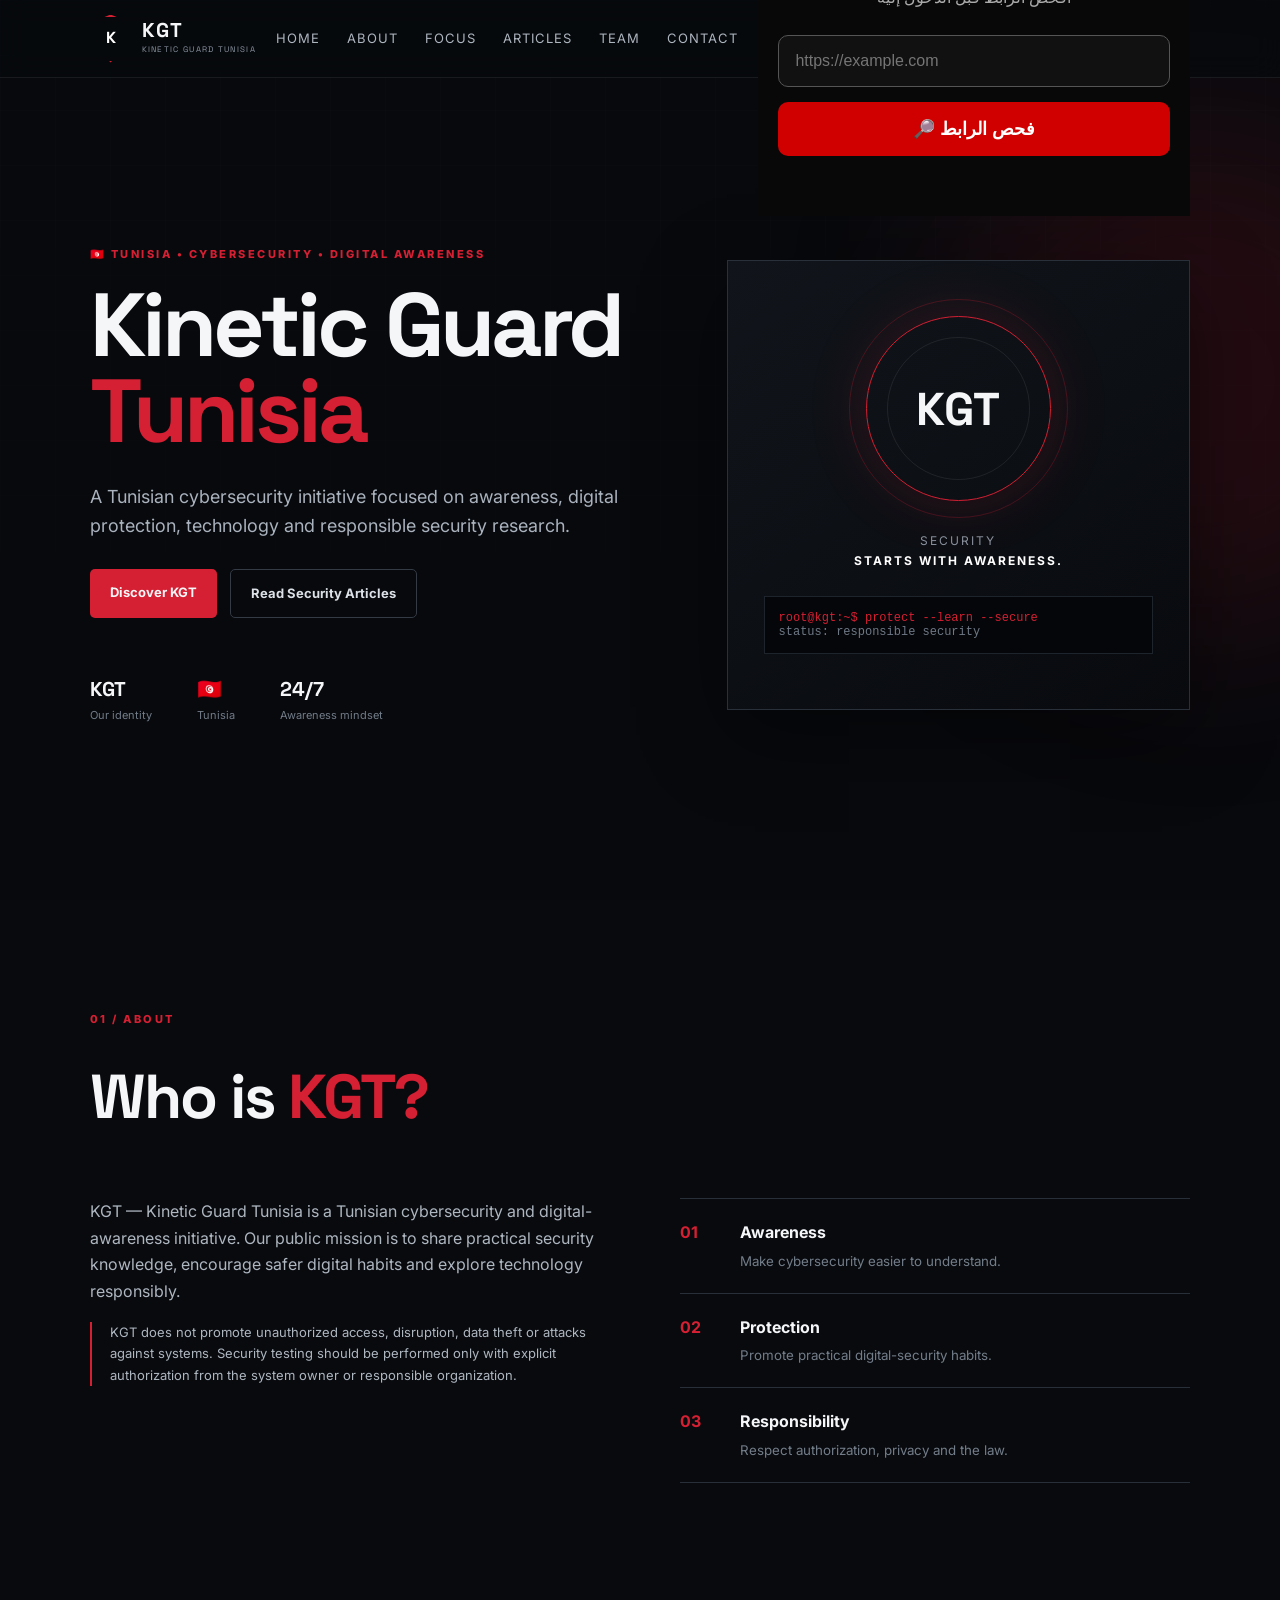
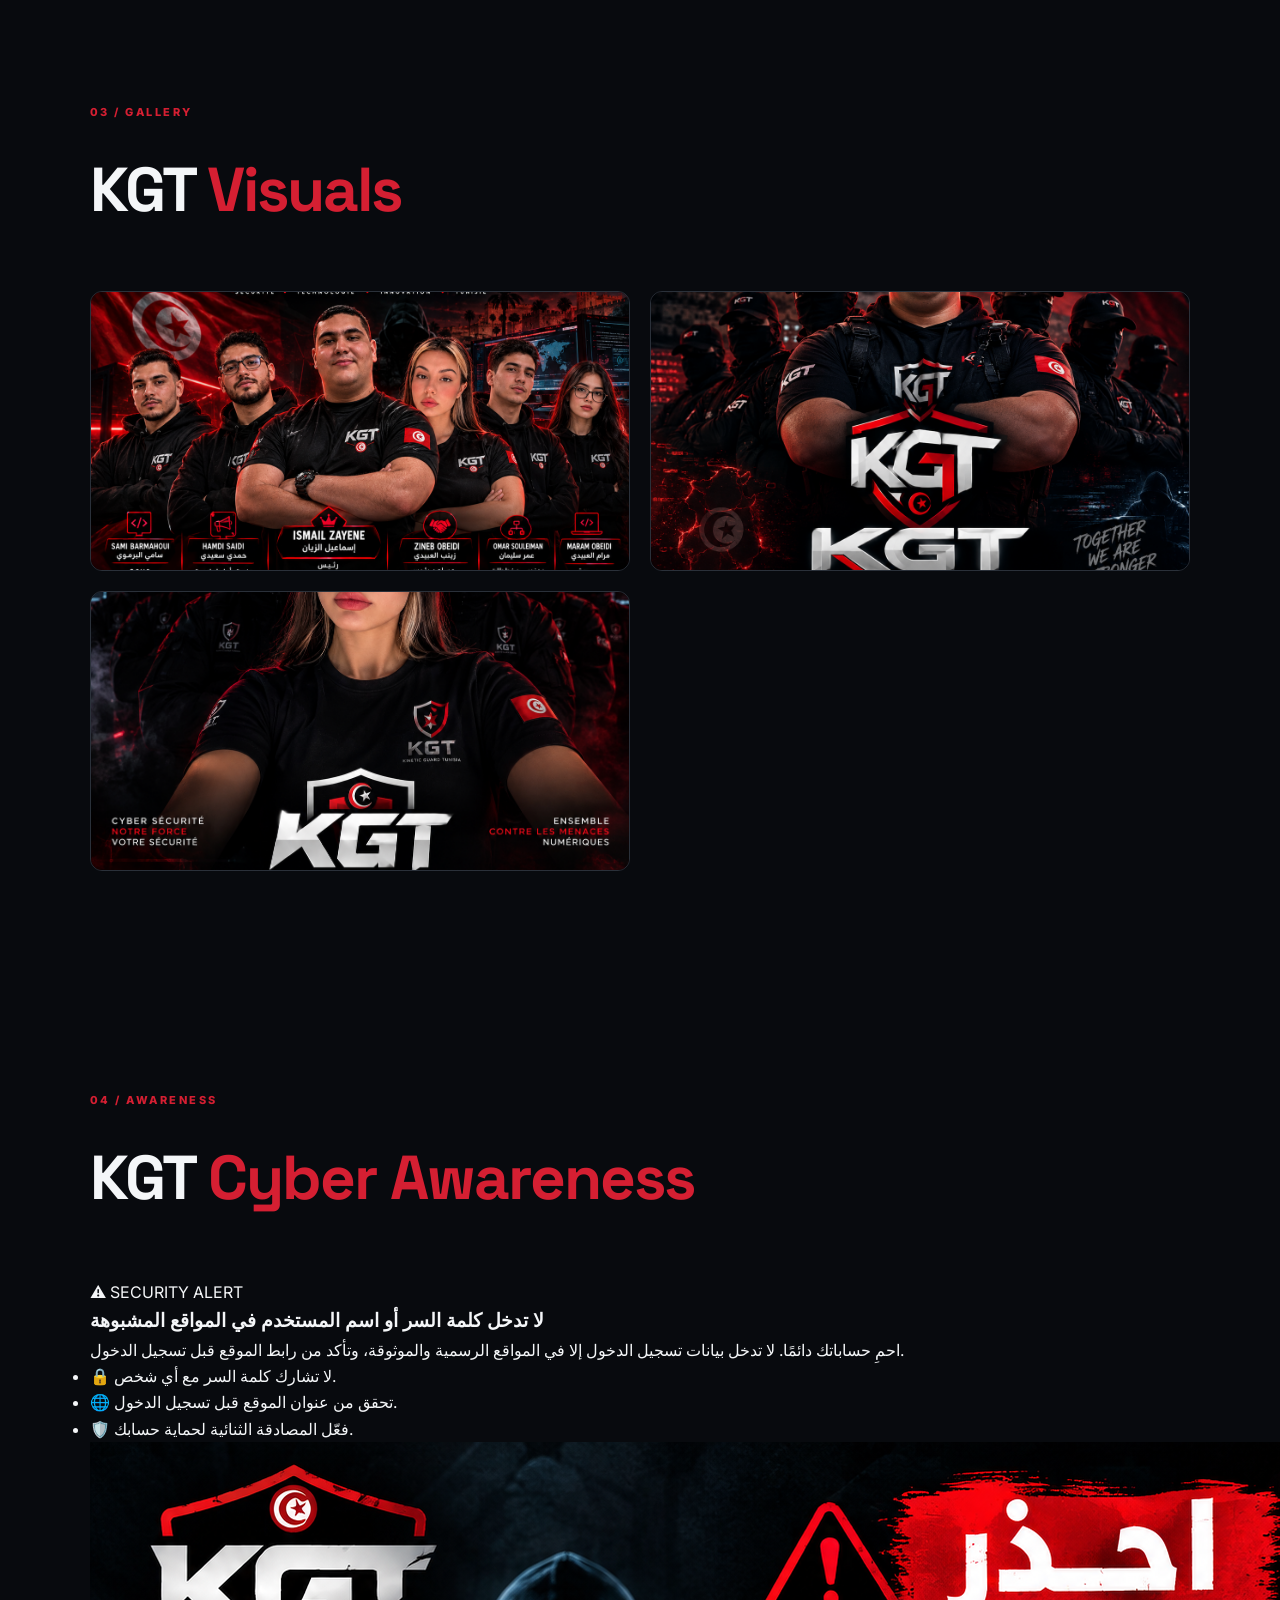
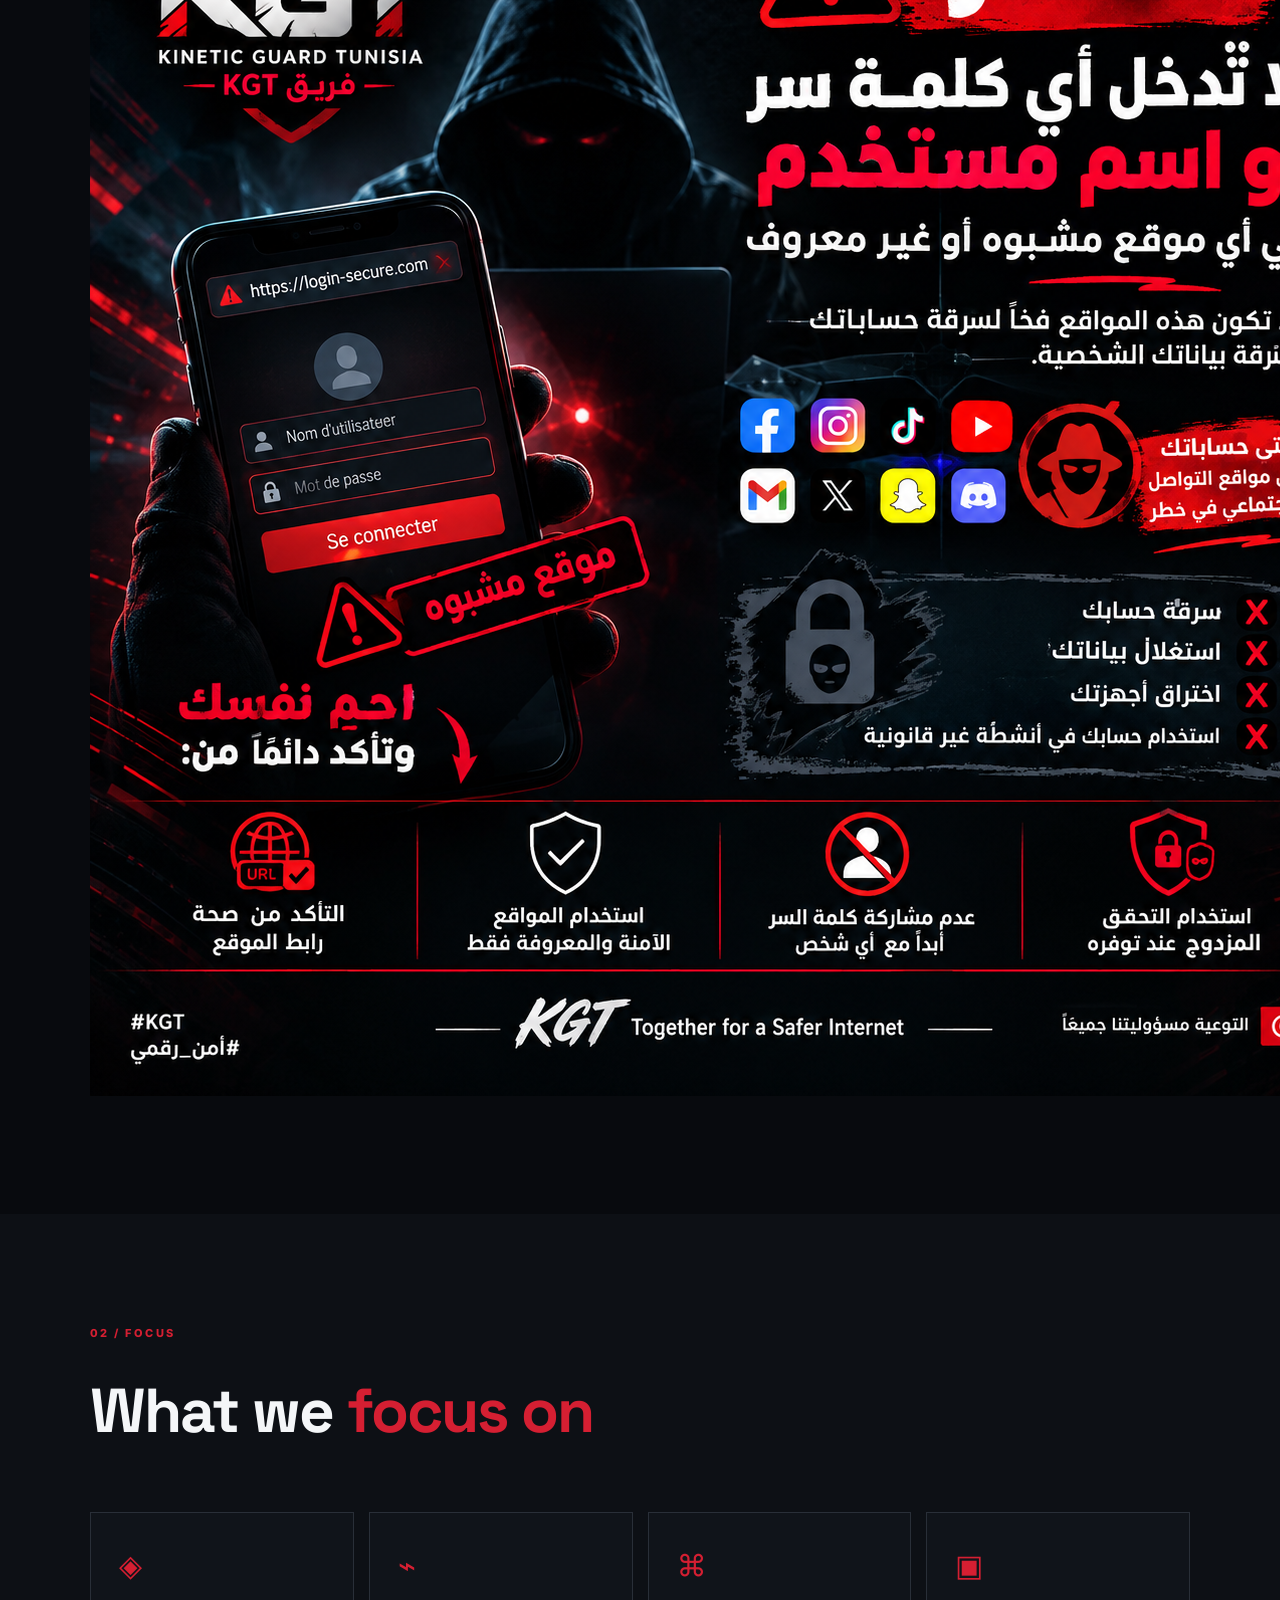
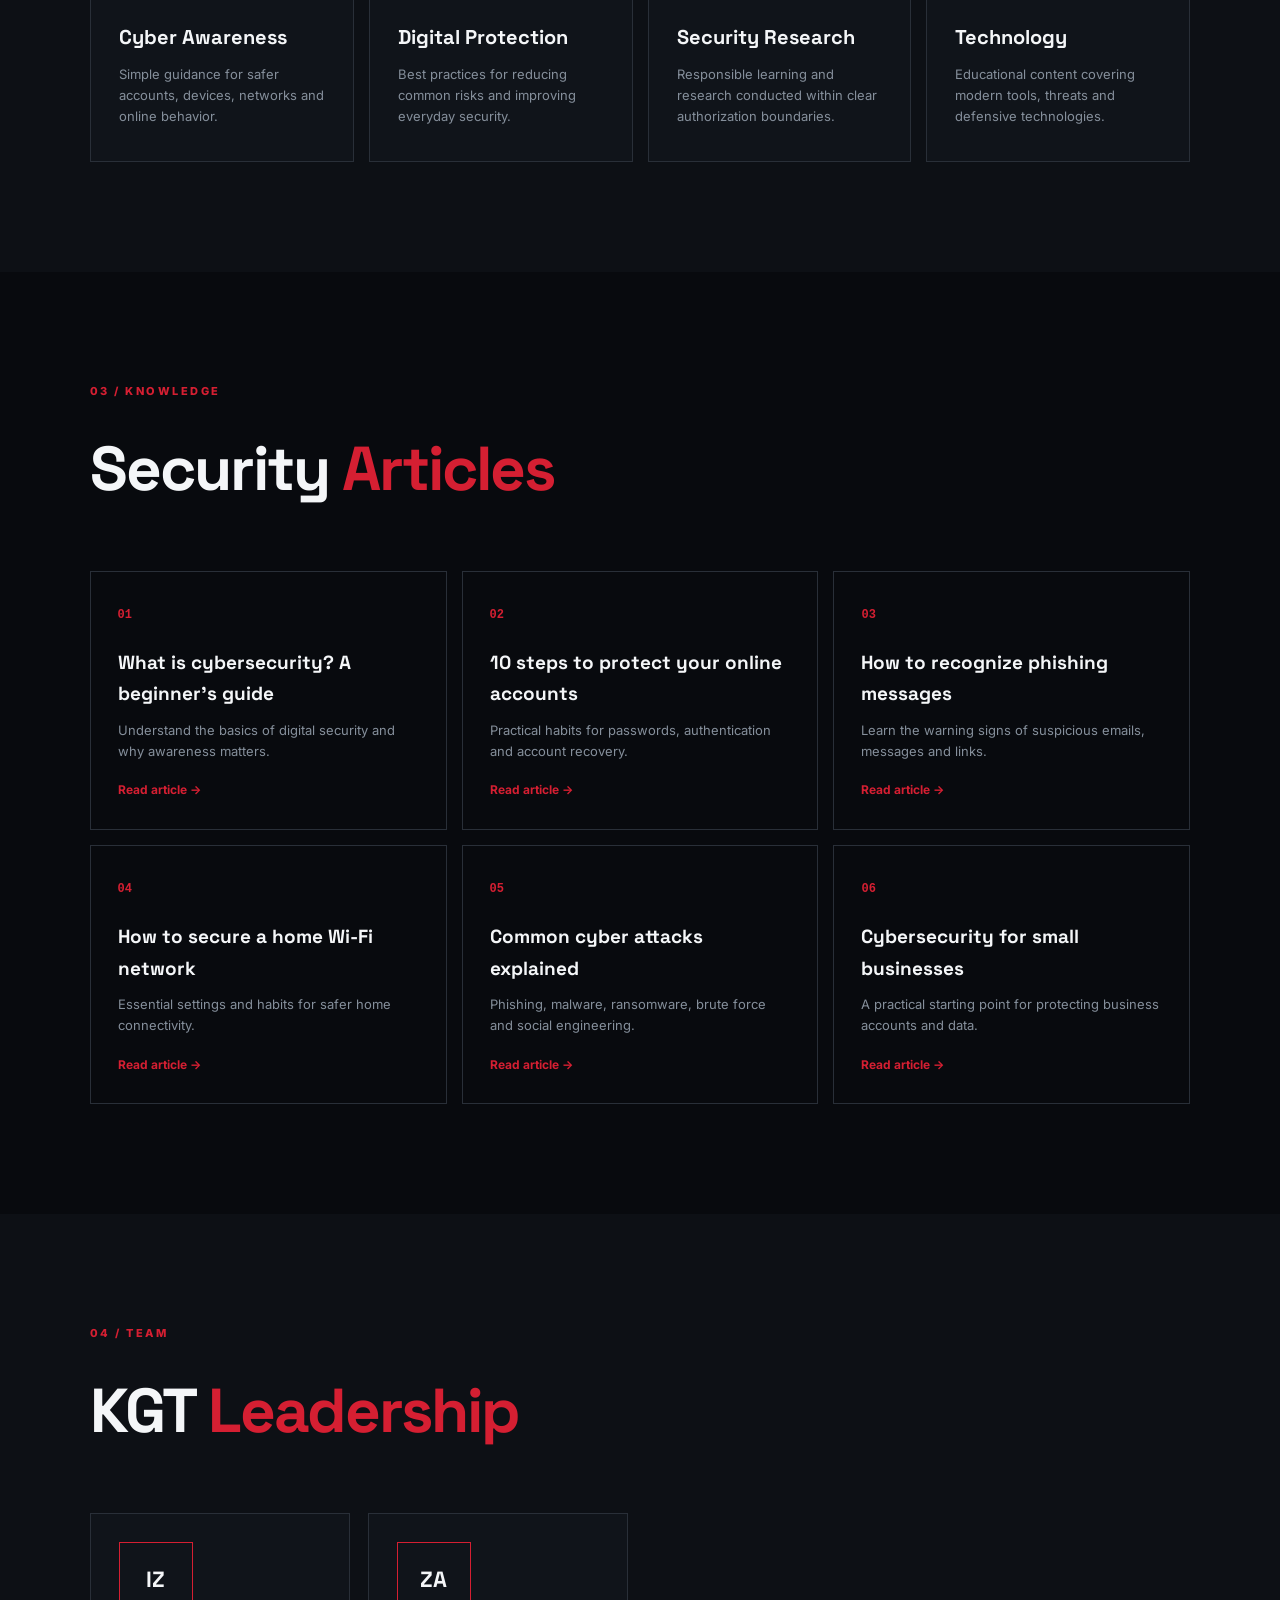
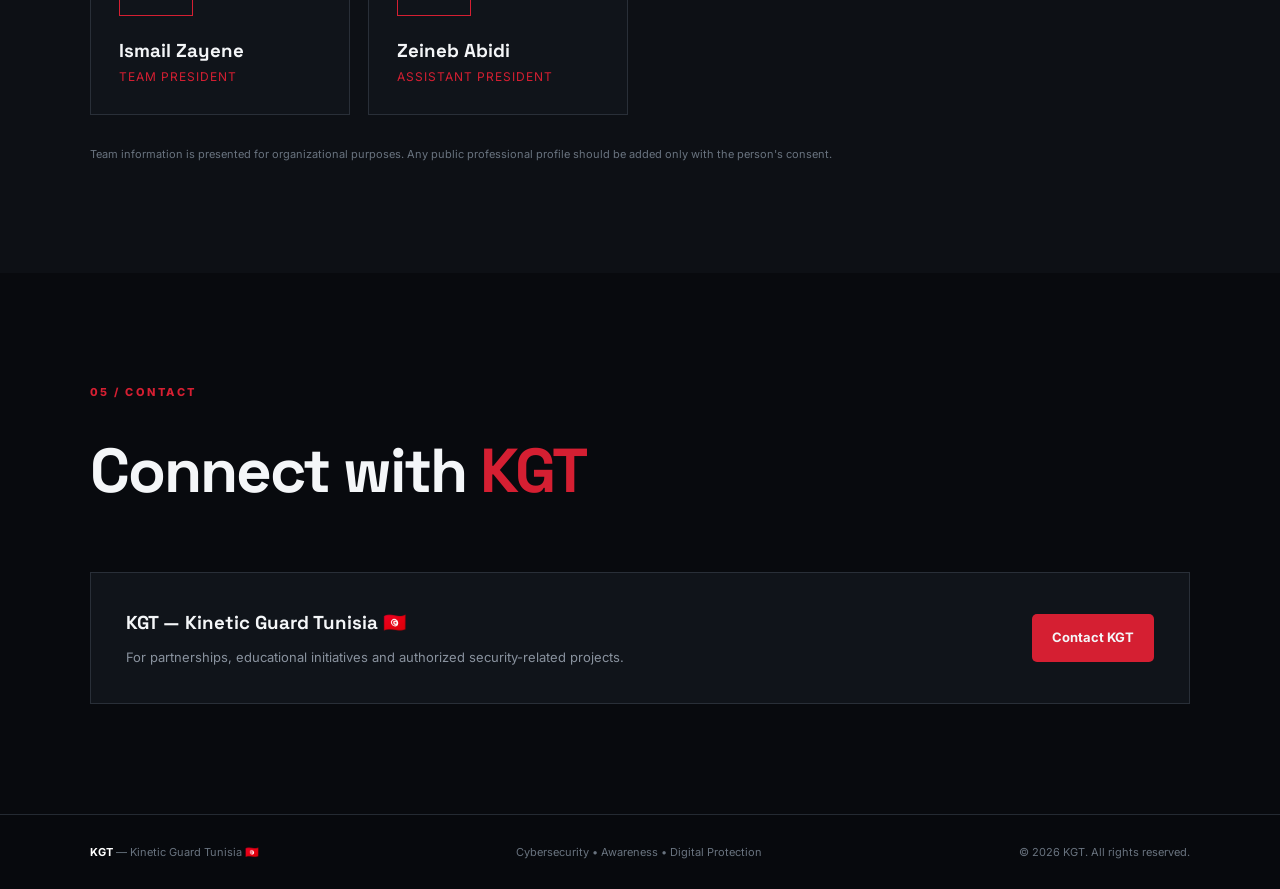
<file: index.html>
<!DOCTYPE html>
<html lang="en">
<head>
  <meta charset="UTF-8">
  <meta name="viewport" content="width=device-width, initial-scale=1.0">
  <meta name="description" content="KGT — Kinetic Guard Tunisia. Tunisian cybersecurity team focused on cybersecurity awareness, digital protection, security research and technology.">
  <meta name="keywords" content="KGT Tunisia, Kinetic Guard Tunisia, Cybersecurity Tunisia, Cybersécurité Tunisie, الأمن السيبراني تونس, digital security">
  <meta name="author" content="KGT — Kinetic Guard Tunisia">
  <meta property="og:title" content="KGT — Kinetic Guard Tunisia">
  <meta property="og:description" content="Cybersecurity awareness, digital protection and technology from Tunisia.">
  <meta property="og:type" content="website">
  <title>KGT — Kinetic Guard Tunisia | Cybersecurity Tunisia</title>
  <link rel="stylesheet" href="style.css">
<link rel="canonical" href="https://kgt-tunisia.github.io/kgt-tunisia/">
</head>
<body>
  <header class="nav">
    <a class="brand" href="#home"><span class="shield">K</span><span>KGT</span><small>KINETIC GUARD TUNISIA</small></a>
    <button class="menu" aria-label="Open menu">☰</button>
    <nav>
      <a href="#home">Home</a>
      <a href="#about">About</a>
      <a href="#focus">Focus</a>
      <a href="#articles">Articles</a>
      <a href="#team">Team</a>
      <a href="#contact">Contact</a>
    </nav>
      <!-- KGT LINK SCANNER -->
<section id="scanner" style="padding:60px 20px; text-align:center; background:#080808; color:white;">

  <h2 style="color:#e00000; font-size:32px;">
    🛡️ KGT Link Scanner
  </h2>

  <p style="color:#aaa; margin:10px 0 25px;">
    افحص الرابط قبل الدخول إليه
  </p>

  <div style="max-width:650px; margin:auto;">

    <input
      id="kgtUrl"
      type="text"
      placeholder="https://example.com"
      style="
        width:100%;
        padding:16px;
        border-radius:10px;
        border:1px solid #555;
        background:#111;
        color:white;
        font-size:16px;
        box-sizing:border-box;
        direction:ltr;
      "
    >

    <button
      onclick="kgtScan()"
      style="
        width:100%;
        margin-top:15px;
        padding:16px;
        border:0;
        border-radius:10px;
        background:#d00000;
        color:white;
        font-size:18px;
        font-weight:bold;
        cursor:pointer;
      "
    >
      🔎 فحص الرابط
    </button>

    <div
      id="kgtResult"
      style="
        display:none;
        margin-top:25px;
        padding:20px;
        border-radius:12px;
        background:#151515;
        text-align:right;
      "
    ></div>

  </div>
</section>

<script>
async function kgtScan() {
    const input = document.getElementById("kgtUrl");
    const result = document.getElementById("kgtResult");

    let value = input.value.trim();

    if (!value) {
        alert("أدخل رابطاً أولاً.");
        return;
    }

    if (!/^https?:\/\//i.test(value)) {
        value = "https://" + value;
    }

    try {
        new URL(value);
    } catch {
        alert("الرابط غير صالح.");
        return;
    }

    result.style.display = "block";
    result.innerHTML = "⏳ جاري فحص الرابط عبر KGT...";

    try {
        const response = await fetch(
            "https://kgt-link-scanner.zha63241.workers.dev",
            {
                method: "POST",
                headers: {
                    "Content-Type": "application/json"
                },
                body: JSON.stringify({
                    url: value
                })
            }
        );

        const data = await response.json();

        if (!response.ok) {
            throw new Error(data.error || "حدث خطأ أثناء الفحص");
        }

        let color = "#00cc66";

        if (data.risk === "MEDIUM") {
            color = "#ffcc00";
        }

        if (data.risk === "HIGH") {
            color = "#ff3333";
        }

        let warningsHTML = "";

        if (data.warnings && data.warnings.length > 0) {
            warningsHTML = `
                <div style="margin-top:15px;">
                    <strong>⚠️ الملاحظات:</strong>
                    <ul style="text-align:right;">
                        ${data.warnings.map(w => `<li>${w}</li>`).join("")}
                    </ul>
                </div>
            `;
        }

        result.innerHTML = `
            <div style="color:${color}; font-size:24px; font-weight:bold;">
                ${data.result}
            </div>

            <div style="margin-top:12px;">
                <strong>الرابط:</strong><br>
                ${data.url}
            </div>

            <div style="margin-top:10px;">
                <strong>النطاق:</strong>
                ${data.domain}
            </div>

            <div style="margin-top:10px;">
                <strong>درجة الخطورة:</strong>
                ${data.score}/100
            </div>

            ${warningsHTML}

            <div style="
                margin-top:18px;
                font-size:13px;
                color:#999;
            ">
                ${data.disclaimer}
            </div>
        `;

    } catch (error) {
        result.innerHTML = `
            <div style="color:#ff3333; font-weight:bold;">
                ❌ تعذر الاتصال بخدمة KGT
            </div>
            <div style="margin-top:10px; color:#aaa;">
                ${error.message}
            </div>
        `;
    }
  }

  
</script>
<!-- END KGT LINK SCANNER -->
    </nav>
  </header>

  <main>
    <section id="home" class="hero">
      <div class="grid-bg"></div>
      <div class="hero-content">
        <p class="eyebrow">🇹🇳 TUNISIA • CYBERSECURITY • DIGITAL AWARENESS</p>
        <h1>Kinetic Guard<br><span>Tunisia</span></h1>
        <p class="lead">A Tunisian cybersecurity initiative focused on awareness, digital protection, technology and responsible security research.</p>
        <div class="actions">
          <a class="btn primary" href="#about">Discover KGT</a>
          <a class="btn ghost" href="#articles">Read Security Articles</a>
        </div>
        <div class="stats">
          <div><strong>KGT</strong><span>Our identity</span></div>
          <div><strong>🇹🇳</strong><span>Tunisia</span></div>
          <div><strong>24/7</strong><span>Awareness mindset</span></div>
        </div>
      </div>
      <div class="hero-card">
        <div class="scan"></div>
        <div class="orb">KGT</div>
        <p>SECURITY<br><b>STARTS WITH AWARENESS.</b></p>
        <div class="terminal">
          <span>root@kgt:~$</span> protect --learn --secure<br>
          <i>status: responsible security</i>
        </div>
      </div>
    </section>

    <section id="about" class="section">
      <div class="section-head">
        <p class="eyebrow">01 / ABOUT</p>
        <h2>Who is <span>KGT?</span></h2>
      </div>
      <div class="two-col">
        <div>
          <p>KGT — Kinetic Guard Tunisia is a Tunisian cybersecurity and digital-awareness initiative. Our public mission is to share practical security knowledge, encourage safer digital habits and explore technology responsibly.</p>
          <p class="muted">KGT does not promote unauthorized access, disruption, data theft or attacks against systems. Security testing should be performed only with explicit authorization from the system owner or responsible organization.</p>
        </div>
        <div class="principles">
          <div><b>01</b><span>Awareness</span><small>Make cybersecurity easier to understand.</small></div>
          <div><b>02</b><span>Protection</span><small>Promote practical digital-security habits.</small></div>
          <div><b>03</b><span>Responsibility</span><small>Respect authorization, privacy and the law.</small></div>
        </div>
      </div>
    </section>
<section id="gallery" class="section">
  <div class="section-head">
    <p class="eyebrow">03 / GALLERY</p>
    <h2>KGT <span>Visuals</span></h2>
  </div>

  <div class="gallery">
    <img src="kgt.png" alt="KGT Tunisia">
    <img src="kgt1.png" alt="KGT Tunisia">
  
    <img src="kgt3.png" alt="KGT Tunisia">
    
  </div>
</section>
    <!-- KGT CYBER AWARENESS -->
<section id="awareness" class="section">
    <div class="section-head">
        <p class="eyebrow">04 / AWARENESS</p>
        <h2>KGT <span>Cyber Awareness</span></h2>
    </div>

    <div class="awareness-card">
        <div class="awareness-content">
            <span class="awareness-tag">⚠️ SECURITY ALERT</span>

            <h3>لا تدخل كلمة السر أو اسم المستخدم في المواقع المشبوهة</h3>

            <p>
                احمِ حساباتك دائمًا. لا تدخل بيانات تسجيل الدخول
                إلا في المواقع الرسمية والموثوقة، وتأكد من رابط الموقع قبل تسجيل الدخول.
            </p>

            <ul>
                <li>🔒 لا تشارك كلمة السر مع أي شخص.</li>
                <li>🌐 تحقق من عنوان الموقع قبل تسجيل الدخول.</li>
                <li>🛡️ فعّل المصادقة الثنائية لحماية حسابك.</li>
            </ul>
        </div>

        <div class="awareness-image">
            <img src="kgt-awareness.png" alt="KGT Cybersecurity Awareness">
        </div>
    </div>
</section>
    <section id="focus" class="section dark">
      <div class="section-head">
        <p class="eyebrow">02 / FOCUS</p>
        <h2>What we <span>focus on</span></h2>
      </div>
      <div class="cards">
        <article class="card"><div class="icon">◈</div><h3>Cyber Awareness</h3><p>Simple guidance for safer accounts, devices, networks and online behavior.</p></article>
        <article class="card"><div class="icon">⌁</div><h3>Digital Protection</h3><p>Best practices for reducing common risks and improving everyday security.</p></article>
        <article class="card"><div class="icon">⌘</div><h3>Security Research</h3><p>Responsible learning and research conducted within clear authorization boundaries.</p></article>
        <article class="card"><div class="icon">▣</div><h3>Technology</h3><p>Educational content covering modern tools, threats and defensive technologies.</p></article>
      </div>
    </section>

    <section id="articles" class="section">
      <div class="section-head">
        <p class="eyebrow">03 / KNOWLEDGE</p>
        <h2>Security <span>Articles</span></h2>
      </div>
      <div class="articles">
        <article><span>01</span><h3>What is cybersecurity? A beginner's guide</h3><p>Understand the basics of digital security and why awareness matters.</p><a href="#">Read article →</a></article>
        <article><span>02</span><h3>10 steps to protect your online accounts</h3><p>Practical habits for passwords, authentication and account recovery.</p><a href="#">Read article →</a></article>
        <article><span>03</span><h3>How to recognize phishing messages</h3><p>Learn the warning signs of suspicious emails, messages and links.</p><a href="#">Read article →</a></article>
        <article><span>04</span><h3>How to secure a home Wi‑Fi network</h3><p>Essential settings and habits for safer home connectivity.</p><a href="#">Read article →</a></article>
        <article><span>05</span><h3>Common cyber attacks explained</h3><p>Phishing, malware, ransomware, brute force and social engineering.</p><a href="#">Read article →</a></article>
        <article><span>06</span><h3>Cybersecurity for small businesses</h3><p>A practical starting point for protecting business accounts and data.</p><a href="#">Read article →</a></article>
      </div>
    </section>

    <section id="team" class="section dark">
      <div class="section-head">
        <p class="eyebrow">04 / TEAM</p>
        <h2>KGT <span>Leadership</span></h2>
      </div>
      <div class="team">
        <div class="member"><div class="avatar">IZ</div><h3>Ismail Zayene</h3><p>Team President</p></div>
        <div class="member"><div class="avatar">ZA</div><h3>Zeineb Abidi</h3><p>Assistant President</p></div>
      </div>
      <p class="notice">Team information is presented for organizational purposes. Any public professional profile should be added only with the person's consent.</p>
    </section>

    <section id="contact" class="section contact">
      <div class="section-head">
        <p class="eyebrow">05 / CONTACT</p>
        <h2>Connect with <span>KGT</span></h2>
      </div>
      <div class="contact-box">
        <div>
          <h3>KGT — Kinetic Guard Tunisia 🇹🇳</h3>
          <p>For partnerships, educational initiatives and authorized security-related projects.</p>
        </div>
        <a class="btn primary" href="mailto:contact@kgt.tn">Contact KGT</a>
      </div>
    </section>
  </main>

  <footer>
    <div><strong>KGT</strong> — Kinetic Guard Tunisia 🇹🇳</div>
    <div>Cybersecurity • Awareness • Digital Protection</div>
    <div>© 2026 KGT. All rights reserved.</div>
  </footer>

  <script>
    const menu = document.querySelector('.menu');
    const nav = document.querySelector('nav');
    menu.addEventListener('click', () => nav.classList.toggle('open'));
    document.querySelectorAll('nav a').forEach(a => a.addEventListener('click', () => nav.classList.remove('open')));
  </script>
</body>
</html>
</file>
<file: style.css>
@import url('https://fonts.googleapis.com/css2?family=Inter:wght@400;500;600;700;800&family=Space+Grotesk:wght@500;600;700&display=swap');
*{box-sizing:border-box;margin:0;padding:0}
html{scroll-behavior:smooth}
body{font-family:Inter,Arial,sans-serif;background:#07090d;color:#f4f6f8;line-height:1.65}
a{text-decoration:none;color:inherit}
.nav{position:fixed;z-index:20;top:0;left:0;right:0;height:78px;display:flex;align-items:center;justify-content:space-between;padding:0 7%;background:rgba(7,9,13,.78);backdrop-filter:blur(14px);border-bottom:1px solid rgba(255,255,255,.07)}
.brand{display:grid;grid-template-columns:42px auto;grid-template-rows:23px 16px;column-gap:10px;align-items:center;font-family:"Space Grotesk"}
.brand .shield{grid-row:1/3;width:42px;height:48px;display:grid;place-items:center;border:2px solid #d51f32;clip-path:polygon(50% 0,92% 15%,84% 70%,50% 100%,16% 70%,8% 15%);color:#fff;font-weight:800}
.brand>span:nth-child(2){font-weight:800;font-size:20px;letter-spacing:2px}.brand small{font-size:8px;letter-spacing:1.3px;color:#8c96a3}
.nav nav{display:flex;gap:27px;font-size:13px;text-transform:uppercase;letter-spacing:1px}.nav nav a{color:#adb5bf;transition:.2s}.nav nav a:hover{color:#fff}.menu{display:none;background:none;border:0;color:#fff;font-size:26px}
.hero{min-height:100vh;padding:150px 7% 80px;display:grid;grid-template-columns:1.1fr .9fr;gap:70px;align-items:center;position:relative;overflow:hidden}
.grid-bg{position:absolute;inset:0;opacity:.3;background-image:linear-gradient(rgba(255,255,255,.035) 1px,transparent 1px),linear-gradient(90deg,rgba(255,255,255,.035) 1px,transparent 1px);background-size:55px 55px;mask-image:linear-gradient(to bottom,#000,transparent)}
.hero:after{content:"";position:absolute;width:520px;height:520px;border-radius:50%;background:rgba(213,31,50,.13);filter:blur(90px);right:-180px;top:120px}
.hero-content,.hero-card{position:relative;z-index:1}.eyebrow{font-size:11px;letter-spacing:2.5px;color:#d51f32;font-weight:800;margin-bottom:18px}
h1,h2,h3{font-family:"Space Grotesk",sans-serif}h1{font-size:clamp(52px,7vw,92px);line-height:.96;letter-spacing:-4px}h1 span,h2 span{color:#d51f32}.lead{max-width:640px;color:#aab2bd;font-size:18px;margin:28px 0}.actions{display:flex;gap:13px;flex-wrap:wrap}.btn{padding:13px 20px;border-radius:5px;font-weight:700;font-size:13px}.primary{background:#d51f32}.ghost{border:1px solid #343b45;color:#dce1e7}.stats{display:flex;gap:45px;margin-top:55px}.stats div{display:flex;flex-direction:column}.stats strong{font-family:"Space Grotesk";font-size:20px}.stats span{font-size:11px;color:#727c88}
.hero-card{border:1px solid #2a3039;background:linear-gradient(145deg,#11151b,#080a0e);padding:36px;min-height:450px;display:flex;flex-direction:column;justify-content:center;align-items:center;box-shadow:0 25px 80px rgba(0,0,0,.45)}.orb{width:185px;height:185px;border:1px solid #d51f32;border-radius:50%;display:grid;place-items:center;font:700 46px "Space Grotesk";box-shadow:0 0 60px rgba(213,31,50,.18);position:relative}.orb:before,.orb:after{content:"";position:absolute;inset:-18px;border:1px solid rgba(213,31,50,.25);border-radius:50%}.orb:after{inset:20px;border-color:rgba(255,255,255,.08)}.hero-card>p{margin-top:30px;text-align:center;font-size:12px;letter-spacing:2px;color:#89929e}.hero-card b{color:#fff}.terminal{width:100%;margin-top:25px;padding:14px;background:#050609;border:1px solid #1e242c;color:#d51f32;font:12px monospace}.terminal i{color:#6e7885;font-style:normal}
.section{padding:110px 7%;background:#080a0e}.section.dark{background:#0d1015}.section-head{margin-bottom:50px}.section-head h2{font-size:clamp(38px,5vw,62px);letter-spacing:-2px}.two-col{display:grid;grid-template-columns:1fr 1fr;gap:80px;align-items:start}.two-col p{color:#aeb6c0;margin-bottom:18px}.muted{font-size:13px;border-left:2px solid #d51f32;padding-left:18px}.principles{border-top:1px solid #292f38}.principles div{display:grid;grid-template-columns:55px 1fr;gap:5px;padding:20px 0;border-bottom:1px solid #292f38}.principles b{color:#d51f32}.principles span{font-weight:700}.principles small{grid-column:2;color:#737d89}
.cards{display:grid;grid-template-columns:repeat(4,1fr);gap:15px}.card{padding:28px;border:1px solid #292f38;background:#10141a;min-height:250px}.icon{font-size:30px;color:#d51f32;margin-bottom:30px}.card h3{font-size:20px;margin-bottom:10px}.card p,.articles p{color:#858f9b;font-size:13px}
.articles{display:grid;grid-template-columns:repeat(3,1fr);gap:15px}.articles article{padding:27px;border:1px solid #292f38;min-height:225px;transition:.25s}.articles article:hover{border-color:#d51f32;transform:translateY(-3px)}.articles span{color:#d51f32;font:700 12px monospace}.articles h3{font-size:19px;margin:22px 0 10px}.articles a{display:inline-block;margin-top:18px;color:#d51f32;font-size:12px;font-weight:700}
.team{display:grid;grid-template-columns:repeat(2,260px);gap:18px}.member{border:1px solid #292f38;background:#10141a;padding:28px}.avatar{width:74px;height:74px;border:1px solid #d51f32;display:grid;place-items:center;font:700 22px "Space Grotesk";margin-bottom:20px}.member p{color:#d51f32;font-size:12px;text-transform:uppercase;letter-spacing:1px}.notice{margin-top:30px;color:#69737f;font-size:11px}
.contact-box{display:flex;justify-content:space-between;align-items:center;gap:30px;border:1px solid #292f38;background:#10141a;padding:35px}.contact-box p{color:#89929e;font-size:13px;margin-top:8px}
footer{padding:28px 7%;border-top:1px solid #242a32;display:flex;justify-content:space-between;gap:20px;flex-wrap:wrap;color:#69737f;font-size:11px}footer strong{color:#fff}
@media(max-width:900px){.nav{padding:0 5%}.nav nav{display:none;position:absolute;top:78px;left:0;right:0;padding:20px 7%;background:#090b10;flex-direction:column}.nav nav.open{display:flex}.menu{display:block}.hero{grid-template-columns:1fr;padding-left:5%;padding-right:5%}.hero-card{display:none}.two-col{grid-template-columns:1fr}.cards{grid-template-columns:1fr 1fr}.articles{grid-template-columns:1fr 1fr}}
@media(max-width:600px){.hero{padding-top:125px}.stats{gap:20px}.cards,.articles{grid-template-columns:1fr}.team{grid-template-columns:1fr}.contact-box{flex-direction:column;align-items:flex-start}.section{padding:80px 5%}h1{letter-spacing:-2px}}

/* KGT Gallery */
.gallery {
  display: grid;
  grid-template-columns: repeat(2, minmax(0, 1fr));
  gap: 20px;
  margin-top: 30px;
}

.gallery img {
  display: block;
  width: 100%;
  height: 280px;
  object-fit: cover;
  border-radius: 12px;
  border: 1px solid #2a3039;
  background: #11141b;
  transition: transform 0.3s ease;
}

.gallery img:hover {
  transform: scale(1.03);
}

@media (max-width: 600px) {
  .gallery {
    grid-template-columns: 1fr;
  }

  .gallery img {
    height: auto;
    aspect-ratio: 4 / 3;
  }
}
</file>
